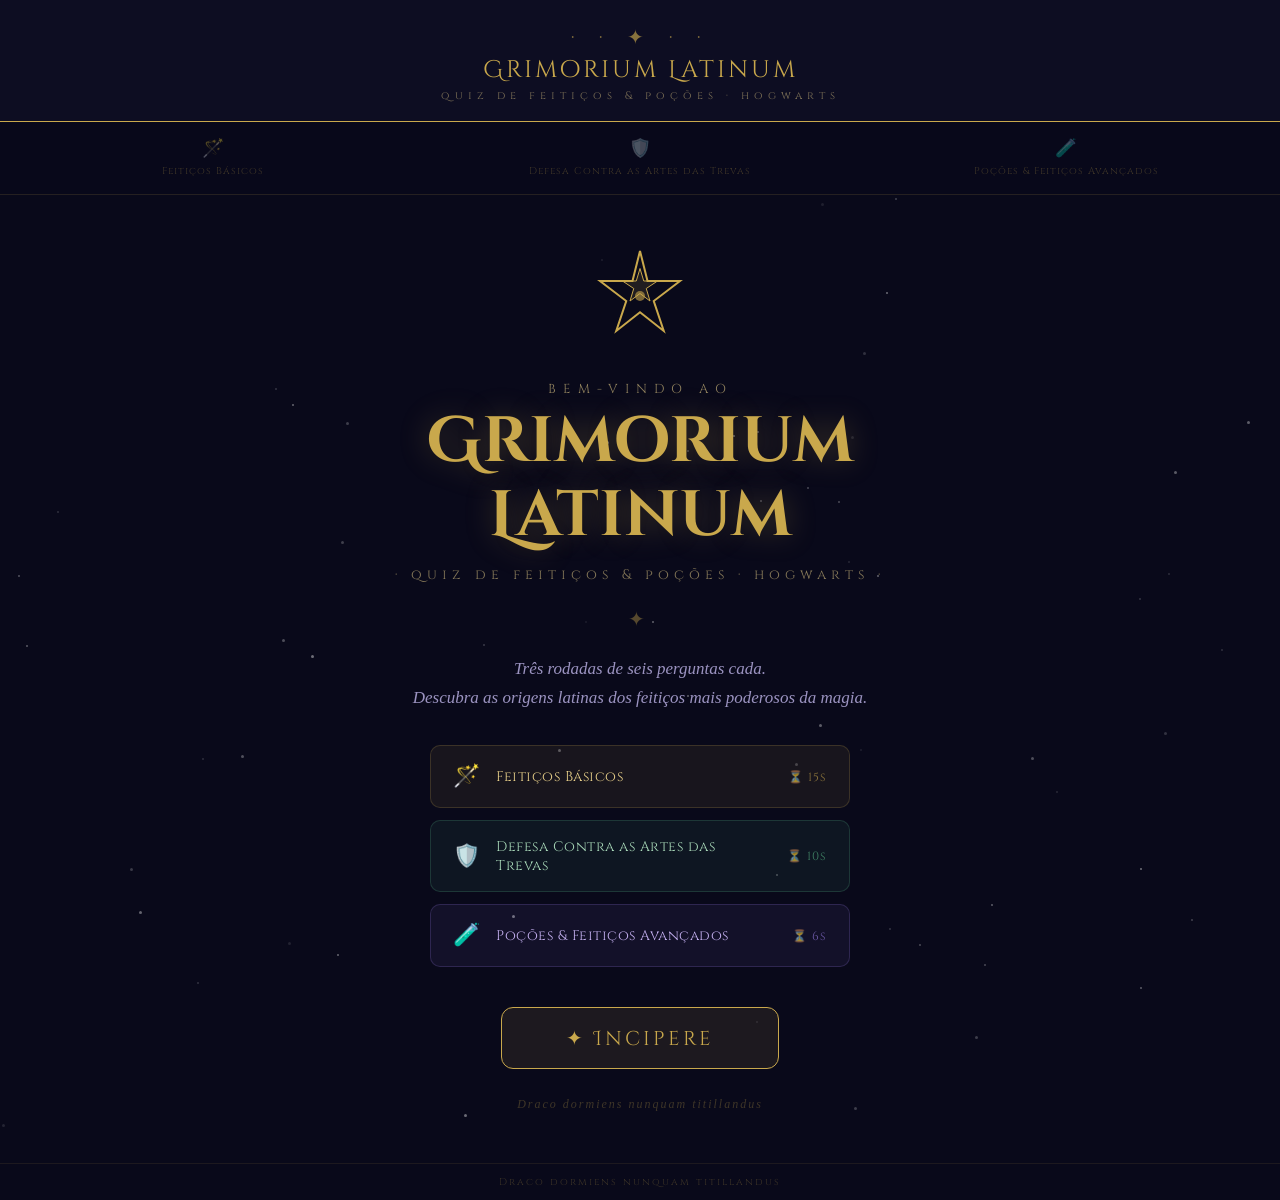
<file: index.html>
<!DOCTYPE html>
<html lang="pt-BR">
<head>
<meta charset="UTF-8"/>
<meta name="viewport" content="width=device-width, initial-scale=1.0"/>
<title>Grimorium Latinum — Quiz de Feitiços</title>
<link rel="preconnect" href="https://fonts.googleapis.com"/>
<link rel="preconnect" href="https://fonts.gstatic.com" crossorigin/>
<link href="https://fonts.googleapis.com/css2?family=Cinzel:wght@400;500;700&family=Cinzel+Decorative:wght@400;700&display=swap" rel="stylesheet"/>
<style>
*{box-sizing:border-box;margin:0;padding:0;}
:root{
  --gold:#c9a84c;--gold-light:#e8d08a;--gold-dim:rgba(201,168,76,0.22);--gold-faint:rgba(201,168,76,0.08);
  --bg-deep:#09091a;--bg-mid:#0d0d22;--text-bright:#ede8ff;--text-muted:#9b93c0;
  --green:#5dbf8a;--green-faint:rgba(91,191,138,0.07);--green-dim:rgba(91,191,138,0.18);
  --purple:#9b7fe8;--purple-faint:rgba(155,127,232,0.07);--purple-dim:rgba(155,127,232,0.18);
}
html,body{height:100%;width:100%;background:var(--bg-deep);}
#hp{background:var(--bg-deep);font-family:'Cinzel',Georgia,serif;position:relative;overflow:hidden;display:flex;flex-direction:column;min-height:100vh;width:100%;}
.stars{position:absolute;inset:0;pointer-events:none;overflow:hidden;}

/* ── HEADER ── */
.header{background:var(--bg-mid);border-bottom:1.5px solid var(--gold);padding:clamp(12px,2.5vw,24px) clamp(16px,5vw,60px) clamp(10px,2vw,18px);text-align:center;position:relative;z-index:1;flex-shrink:0;}
.header-crown{font-size:clamp(13px,2vw,20px);color:var(--gold);opacity:.65;letter-spacing:clamp(4px,1.2vw,10px);display:block;margin-bottom:3px;}
.header-title{font-family:'Cinzel Decorative',serif;font-size:clamp(14px,2.8vw,24px);color:var(--gold);letter-spacing:clamp(1px,0.5vw,3px);display:block;margin-bottom:2px;}
.header-sub{font-size:clamp(8px,1.1vw,11px);color:var(--gold-light);letter-spacing:clamp(2px,0.8vw,5px);opacity:.5;display:block;}

/* ── ROUND TABS ── */
.round-tabs{display:flex;position:relative;z-index:1;flex-shrink:0;border-bottom:1px solid rgba(201,168,76,.15);background:#08081a;}
.rtab{flex:1;padding:clamp(8px,1.5vw,14px) 4px;text-align:center;font-family:'Cinzel',serif;font-size:clamp(9px,1.1vw,12px);letter-spacing:1px;color:rgba(201,168,76,.35);border-bottom:2px solid transparent;transition:color .3s,border-color .3s;cursor:default;display:flex;flex-direction:column;align-items:center;gap:3px;}
.rtab.done{color:rgba(201,168,76,.55);}
.rtab.active{color:var(--gold);border-bottom-color:var(--gold);}
.rtab.active.r2{color:var(--green);border-bottom-color:var(--green);}
.rtab.active.r3{color:var(--purple);border-bottom-color:var(--purple);}
.rtab.done.r2{color:rgba(91,191,138,.45);}
.rtab.done.r3{color:rgba(155,127,232,.45);}
.rtab-icon{font-size:clamp(13px,1.8vw,18px);}
.rtab-label{font-size:clamp(7px,0.9vw,10px);letter-spacing:1px;opacity:.8;}

/* ── META BAR ── */
.meta-bar{display:flex;align-items:center;justify-content:space-between;padding:clamp(6px,1.1vw,11px) clamp(16px,5vw,60px);background:#08081a;border-bottom:1px solid rgba(201,168,76,.1);position:relative;z-index:1;flex-shrink:0;}
.meta-q{font-size:clamp(10px,1.3vw,13px);letter-spacing:1px;opacity:.85;display:flex;align-items:center;gap:6px;}
.meta-q.r1{color:#b8a8e8;}.meta-q.r2{color:#a8d8b8;}.meta-q.r3{color:#c4b0f0;}
.meta-s{font-size:clamp(11px,1.4vw,14px);color:var(--gold);letter-spacing:1px;}

/* ── PROGRESS ── */
.progress-bg{height:3px;background:rgba(201,168,76,.1);flex-shrink:0;position:relative;z-index:1;}
.progress-fill{height:3px;transition:width .5s ease;}
.progress-fill.r1{background:var(--gold);}
.progress-fill.r2{background:var(--green);}
.progress-fill.r3{background:var(--purple);}

/* ── TIMER ── */
.timer-bar-wrap{height:4px;background:rgba(255,255,255,.06);flex-shrink:0;position:relative;z-index:1;}
.timer-bar{height:4px;transition:width 1s linear,background .5s;}
.timer-bar.r1{background:var(--gold);}.timer-bar.r2{background:var(--green);}.timer-bar.r3{background:var(--purple);}
.timer-bar.warn{background:#e07a30!important;}.timer-bar.danger{background:#d05050!important;}
.timer-row{display:flex;align-items:center;justify-content:center;gap:clamp(6px,1vw,12px);padding:clamp(5px,.9vw,9px) clamp(16px,5vw,60px);background:#08081a;border-bottom:1px solid rgba(201,168,76,.08);flex-shrink:0;position:relative;z-index:1;}
.timer-icon{font-size:clamp(13px,1.6vw,17px);}
.timer-digits{font-family:'Cinzel',serif;font-size:clamp(14px,2vw,20px);font-weight:700;letter-spacing:2px;min-width:2ch;text-align:center;transition:color .3s;}
.timer-digits.r1{color:var(--gold);}.timer-digits.r2{color:var(--green);}.timer-digits.r3{color:var(--purple);}
.timer-digits.warn{color:#e07a30!important;}.timer-digits.danger{color:#d05050!important;}
.timer-label{font-size:clamp(8px,1vw,10px);letter-spacing:2px;color:var(--text-muted);opacity:.6;text-transform:uppercase;}

/* ── TIMEOUT FLASH ── */
@keyframes flashRed{0%{opacity:.35}50%{opacity:0}100%{opacity:0}}
.timeout-flash{position:absolute;inset:0;background:#d05050;pointer-events:none;animation:flashRed .6s ease forwards;z-index:10;}

/* ── ROUND TRANSITION OVERLAY ── */
.round-transition{
  position:fixed;inset:0;z-index:100;
  display:flex;flex-direction:column;align-items:center;justify-content:center;
  background:var(--bg-deep);
  opacity:0;pointer-events:none;
  transition:opacity .35s ease;
}
.round-transition.visible{opacity:1;pointer-events:all;}
.rt-ornament{font-size:clamp(22px,4vw,40px);letter-spacing:10px;margin-bottom:clamp(10px,2vw,20px);}
.rt-label{font-size:clamp(9px,1.2vw,13px);letter-spacing:clamp(3px,1vw,7px);text-transform:uppercase;margin-bottom:clamp(8px,1.5vw,16px);opacity:.6;}
.rt-name{font-family:'Cinzel Decorative',serif;font-size:clamp(22px,5vw,52px);line-height:1.2;margin-bottom:clamp(10px,2vw,20px);text-align:center;}
.rt-time{font-family:'Cinzel',serif;font-size:clamp(11px,1.4vw,15px);letter-spacing:3px;opacity:.6;margin-bottom:clamp(16px,3vw,32px);}
.rt-pip-row{display:flex;gap:clamp(6px,1.2vw,12px);}
.rt-pip{width:clamp(8px,1.2vw,12px);height:clamp(8px,1.2vw,12px);border-radius:50%;background:rgba(255,255,255,.15);}
.rt-pip.active{background:var(--gold);}
.rt-pip.active.r2{background:var(--green);}
.rt-pip.active.r3{background:var(--purple);}
.rt-pip.done{background:rgba(255,255,255,.4);}
/* color variants */
.rt-ornament.r1{color:var(--gold);} .rt-ornament.r2{color:var(--green);} .rt-ornament.r3{color:var(--purple);}
.rt-label.r1{color:var(--gold-light);} .rt-label.r2{color:#a8d8b8;} .rt-label.r3{color:#c4b0f0;}
.rt-name.r1{color:var(--gold);} .rt-name.r2{color:var(--green);} .rt-name.r3{color:var(--purple);}
.rt-time.r1{color:var(--gold-light);} .rt-time.r2{color:#a8d8b8;} .rt-time.r3{color:#c4b0f0;}
@keyframes rtPulse{0%,100%{transform:scale(1);}50%{transform:scale(1.06);}}
.rt-name{animation:rtPulse 1.6s ease-in-out infinite;}

/* ── BODY ── */
.body{padding:clamp(14px,2.5vw,44px) clamp(16px,8vw,120px);position:relative;z-index:1;flex:1;display:flex;flex-direction:column;}

/* ── SPELL BOX ── */
.spell-box{text-align:center;padding:clamp(12px,2vw,26px) clamp(12px,4vw,48px);margin-bottom:clamp(10px,1.8vw,22px);border:1px solid rgba(201,168,76,.18);border-radius:14px;position:relative;}
.spell-box::before,.spell-box::after{content:'✦';position:absolute;top:50%;transform:translateY(-50%);font-size:clamp(10px,1.3vw,15px);opacity:.28;}
.spell-box::before{left:clamp(10px,2vw,20px);}.spell-box::after{right:clamp(10px,2vw,20px);}
.spell-box.r1{background:var(--gold-faint);}
.spell-box.r1::before,.spell-box.r1::after{color:var(--gold);}
.spell-box.r2{background:var(--green-faint);border-color:rgba(91,191,138,.2);}
.spell-box.r2::before,.spell-box.r2::after{color:var(--green);}
.spell-box.r3{background:var(--purple-faint);border-color:rgba(155,127,232,.2);}
.spell-box.r3::before,.spell-box.r3::after{color:var(--purple);}
.spell-lbl{font-size:clamp(7px,.9vw,10px);letter-spacing:clamp(2px,.8vw,5px);opacity:.55;margin-bottom:5px;display:block;text-transform:uppercase;}
.spell-lbl.r1{color:var(--gold-light);}.spell-lbl.r2{color:#a8d8b8;}.spell-lbl.r3{color:#c4b0f0;}
.spell-name{font-family:'Cinzel Decorative',serif;font-size:clamp(18px,4vw,40px);display:block;}
.spell-name.r1{color:var(--gold);}.spell-name.r2{color:var(--green);}.spell-name.r3{color:var(--purple);}

/* ── QUESTION ── */
.q-text{font-family:Georgia,serif;font-size:clamp(13px,1.7vw,17px);color:var(--text-muted);text-align:center;line-height:1.7;margin-bottom:clamp(10px,1.8vw,22px);font-style:italic;}

/* ── OPTIONS ── */
.opts{display:flex;flex-direction:column;gap:clamp(6px,1.1vw,11px);margin-bottom:clamp(6px,1.2vw,14px);}
.opt{border-radius:10px;padding:clamp(11px,1.6vw,17px) clamp(14px,2.5vw,24px);text-align:left;cursor:pointer;font-family:Georgia,serif;font-size:clamp(13px,1.6vw,16px);color:var(--text-bright);display:flex;align-items:center;gap:clamp(10px,1.5vw,16px);width:100%;min-height:clamp(44px,5.5vw,56px);transition:background .15s,border-color .15s;border:1px solid;}
.opt.r1{background:var(--gold-faint);border-color:rgba(201,168,76,.18);}
.opt.r1:hover:not(:disabled){background:var(--gold-dim);border-color:rgba(201,168,76,.45);}
.opt.r2{background:var(--green-faint);border-color:rgba(91,191,138,.15);}
.opt.r2:hover:not(:disabled){background:var(--green-dim);border-color:rgba(91,191,138,.4);}
.opt.r3{background:var(--purple-faint);border-color:rgba(155,127,232,.15);}
.opt.r3:hover:not(:disabled){background:var(--purple-dim);border-color:rgba(155,127,232,.4);}
.opt:disabled{cursor:default;}
.opt.correct{background:rgba(76,175,112,.18)!important;border-color:#4caf70!important;color:#a8e6bd!important;}
.opt.correct .opt-ltr{border-color:#4caf70!important;color:#a8e6bd!important;}
.opt.wrong{background:rgba(208,80,80,.18)!important;border-color:#d05050!important;color:#f4aaaa!important;}
.opt.wrong .opt-ltr{border-color:#d05050!important;color:#f4aaaa!important;}
.opt-ltr{display:inline-flex;align-items:center;justify-content:center;width:clamp(22px,2.8vw,28px);height:clamp(22px,2.8vw,28px);min-width:clamp(22px,2.8vw,28px);border:1px solid;border-radius:5px;font-size:clamp(10px,1.1vw,12px);font-family:'Cinzel',serif;flex-shrink:0;}
.opt-ltr.r1{border-color:rgba(201,168,76,.3);color:var(--gold);}
.opt-ltr.r2{border-color:rgba(91,191,138,.3);color:var(--green);}
.opt-ltr.r3{border-color:rgba(155,127,232,.3);color:var(--purple);}

/* ── FEEDBACK ── */
.feedback{display:none;background:rgba(8,8,24,.85);border:1px solid rgba(201,168,76,.18);border-radius:10px;padding:clamp(10px,1.6vw,17px) clamp(14px,2.5vw,22px);margin-top:8px;}
.feedback.r2{border-color:rgba(91,191,138,.18);}.feedback.r3{border-color:rgba(155,127,232,.18);}
.fb-verdict{font-size:clamp(11px,1.3vw,13px);font-family:'Cinzel',serif;letter-spacing:1px;margin-bottom:5px;}
.fb-verdict.ok{color:#4caf70;}.fb-verdict.fail{color:#d05050;}.fb-verdict.timeout{color:#e07a30;}
.fb-text{font-family:Georgia,serif;font-size:clamp(12px,1.4vw,14px);color:var(--text-muted);line-height:1.65;font-style:italic;}

/* ── NEXT BTN ── */
.next-wrap{display:none;margin-top:clamp(9px,1.6vw,16px);}
.divider{text-align:center;font-size:11px;color:var(--gold);opacity:.25;letter-spacing:6px;margin-bottom:clamp(7px,1.1vw,13px);}
.next-btn{width:100%;min-height:clamp(44px,5.2vw,54px);border-radius:10px;font-family:'Cinzel',serif;font-size:clamp(11px,1.4vw,14px);letter-spacing:1px;cursor:pointer;transition:background .15s;border:1px solid;}
.next-btn.r1{background:rgba(201,168,76,.09);border-color:var(--gold);color:var(--gold);}
.next-btn.r1:hover{background:var(--gold-dim);}
.next-btn.r2{background:rgba(91,191,138,.09);border-color:var(--green);color:var(--green);}
.next-btn.r2:hover{background:var(--green-dim);}
.next-btn.r3{background:rgba(155,127,232,.09);border-color:var(--purple);color:var(--purple);}
.next-btn.r3:hover{background:var(--purple-dim);}

/* ── ROUND RESULT ── */
.rr-body{display:flex;flex-direction:column;align-items:center;justify-content:center;padding:clamp(20px,4vw,56px) clamp(16px,8vw,120px);flex:1;text-align:center;}
.rr-icon{font-size:clamp(40px,7vw,72px);display:block;margin-bottom:10px;}
.rr-title{font-family:'Cinzel Decorative',serif;font-size:clamp(13px,2vw,20px);margin-bottom:6px;display:block;}
.rr-title.r1{color:var(--gold);}.rr-title.r2{color:var(--green);}.rr-title.r3{color:var(--purple);}
.rr-score{font-family:'Cinzel Decorative',serif;font-size:clamp(40px,7.5vw,76px);color:var(--gold);display:block;margin-bottom:4px;}
.rr-of{font-size:clamp(9px,1vw,11px);letter-spacing:4px;color:var(--gold-light);opacity:.55;display:block;margin-bottom:16px;text-transform:uppercase;}
.rr-stars{font-size:clamp(17px,2.8vw,26px);letter-spacing:5px;opacity:.8;display:block;margin-bottom:16px;}
.rr-stars.r1{color:var(--gold);}.rr-stars.r2{color:var(--green);}.rr-stars.r3{color:var(--purple);}
.rr-msg{font-family:Georgia,serif;font-style:italic;font-size:clamp(13px,1.6vw,16px);color:var(--text-muted);margin-bottom:clamp(18px,2.5vw,30px);max-width:420px;line-height:1.6;}
.rr-next{min-height:clamp(44px,5.2vw,54px);padding:0 clamp(22px,3.5vw,44px);border-radius:10px;font-family:'Cinzel',serif;font-size:clamp(12px,1.4vw,15px);letter-spacing:1px;cursor:pointer;transition:background .15s;border:1px solid;}
.rr-next.r1{background:var(--gold-faint);border-color:var(--gold);color:var(--gold);}
.rr-next.r1:hover{background:var(--gold-dim);}
.rr-next.r2{background:var(--green-faint);border-color:var(--green);color:var(--green);}
.rr-next.r2:hover{background:var(--green-dim);}
.rr-next.r3{background:var(--purple-faint);border-color:var(--purple);color:var(--purple);}
.rr-next.r3:hover{background:var(--purple-dim);}

/* ── FINAL RESULT ── */
.fr-body{display:flex;flex-direction:column;align-items:center;justify-content:center;padding:clamp(20px,4vw,56px) clamp(16px,8vw,120px);flex:1;text-align:center;}
.fr-icon{font-size:clamp(44px,8vw,80px);display:block;margin-bottom:8px;}
.fr-title{font-family:'Cinzel Decorative',serif;font-size:clamp(11px,1.5vw,16px);color:var(--gold-light);opacity:.6;letter-spacing:3px;display:block;margin-bottom:4px;text-transform:uppercase;}
.fr-score{font-family:'Cinzel Decorative',serif;font-size:clamp(44px,8.5vw,84px);color:var(--gold);display:block;margin-bottom:4px;}
.fr-of{font-size:clamp(9px,1vw,11px);letter-spacing:4px;color:var(--gold-light);opacity:.55;display:block;margin-bottom:14px;text-transform:uppercase;}
.fr-stars{color:var(--gold);font-size:clamp(17px,2.8vw,26px);letter-spacing:6px;opacity:.8;display:block;margin-bottom:14px;}
.fr-rank{display:inline-block;border:1px solid var(--gold);border-radius:10px;padding:clamp(8px,1.4vw,13px) clamp(16px,2.8vw,30px);font-size:clamp(12px,1.5vw,15px);color:var(--gold-light);background:var(--gold-faint);margin-bottom:clamp(10px,1.5vw,18px);font-family:Georgia,serif;font-style:italic;}
.fr-breakdown{display:flex;gap:clamp(8px,1.5vw,16px);margin-bottom:clamp(18px,2.5vw,30px);justify-content:center;flex-wrap:wrap;}
.fr-pill{font-size:clamp(11px,1.3vw,13px);padding:6px 14px;border-radius:8px;font-family:'Cinzel',serif;letter-spacing:.5px;}
.fr-pill.r1{background:var(--gold-faint);border:1px solid rgba(201,168,76,.3);color:var(--gold);}
.fr-pill.r2{background:var(--green-faint);border:1px solid rgba(91,191,138,.3);color:var(--green);}
.fr-pill.r3{background:var(--purple-faint);border:1px solid rgba(155,127,232,.3);color:var(--purple);}
.restart-btn{min-height:clamp(44px,5.2vw,54px);padding:0 clamp(22px,3.5vw,44px);background:var(--gold-faint);border:1px solid var(--gold);border-radius:10px;font-family:'Cinzel',serif;font-size:clamp(12px,1.4vw,15px);letter-spacing:1px;color:var(--gold);cursor:pointer;transition:background .15s;}
.restart-btn:hover{background:var(--gold-dim);}

/* ── FOOTER ── */
.footer{border-top:1px solid rgba(201,168,76,.1);padding:clamp(6px,1vw,11px);text-align:center;font-size:clamp(8px,1vw,10px);color:rgba(201,168,76,.25);letter-spacing:2px;position:relative;z-index:1;flex-shrink:0;}

/* ── INTRO ── */
.intro-body{display:flex;flex-direction:column;align-items:center;justify-content:center;padding:clamp(20px,4vw,56px) clamp(16px,8vw,120px);flex:1;text-align:center;position:relative;z-index:1;}
.intro-crest{margin-bottom:clamp(14px,2.5vw,28px);}
.crest-svg{width:clamp(60px,10vw,100px);height:clamp(60px,10vw,100px);}
@keyframes crestPulse{0%,100%{filter:drop-shadow(0 0 10px rgba(201,168,76,0.3));}50%{filter:drop-shadow(0 0 22px rgba(201,168,76,0.65));}}
.crest-svg{animation:crestPulse 3s ease-in-out infinite;}
.intro-pretitle{font-size:clamp(9px,1.2vw,13px);letter-spacing:clamp(3px,1vw,7px);color:var(--gold-light);opacity:.6;text-transform:uppercase;display:block;margin-bottom:8px;}
.intro-title{font-family:'Cinzel Decorative',serif;font-size:clamp(28px,6.5vw,64px);color:var(--gold);line-height:1.15;margin-bottom:clamp(6px,1vw,12px);text-shadow:0 0 30px rgba(201,168,76,0.3);}
.intro-subtitle{font-size:clamp(10px,1.3vw,14px);color:var(--gold-light);letter-spacing:clamp(2px,0.8vw,5px);opacity:.55;display:block;margin-bottom:clamp(12px,2vw,22px);}
.intro-divider{color:var(--gold);font-size:clamp(14px,2vw,20px);opacity:.4;margin-bottom:clamp(12px,2vw,22px);letter-spacing:8px;}
.intro-desc{font-family:Georgia,serif;font-style:italic;font-size:clamp(13px,1.6vw,17px);color:var(--text-muted);line-height:1.7;margin-bottom:clamp(18px,2.8vw,32px);max-width:480px;}
.intro-rounds{display:flex;flex-direction:column;gap:clamp(7px,1.2vw,12px);width:100%;max-width:420px;margin-bottom:clamp(22px,3.5vw,40px);}
.intro-round{display:flex;align-items:center;gap:clamp(10px,1.5vw,16px);padding:clamp(10px,1.6vw,16px) clamp(14px,2.5vw,22px);border-radius:10px;border:1px solid;}
.intro-round.r1{background:var(--gold-faint);border-color:rgba(201,168,76,.2);}
.intro-round.r2{background:var(--green-faint);border-color:rgba(91,191,138,.2);}
.intro-round.r3{background:var(--purple-faint);border-color:rgba(155,127,232,.2);}
.ir-icon{font-size:clamp(16px,2.2vw,22px);}
.ir-name{flex:1;text-align:left;font-family:'Cinzel',serif;font-size:clamp(11px,1.4vw,14px);letter-spacing:.5px;}
.intro-round.r1 .ir-name{color:var(--gold-light);}
.intro-round.r2 .ir-name{color:#a8d8b8;}
.intro-round.r3 .ir-name{color:#c4b0f0;}
.ir-time{font-size:clamp(10px,1.2vw,12px);letter-spacing:1px;opacity:.65;font-family:'Cinzel',serif;white-space:nowrap;}
.intro-round.r1 .ir-time{color:var(--gold);}
.intro-round.r2 .ir-time{color:var(--green);}
.intro-round.r3 .ir-time{color:var(--purple);}
@keyframes incipereGlow{0%,100%{box-shadow:0 0 12px rgba(201,168,76,0.25);}50%{box-shadow:0 0 28px rgba(201,168,76,0.55);}}
.incipere-btn{min-height:clamp(48px,6vw,62px);padding:0 clamp(32px,6vw,64px);background:rgba(201,168,76,0.1);border:1.5px solid var(--gold);border-radius:12px;font-family:'Cinzel Decorative',serif;font-size:clamp(14px,2vw,20px);letter-spacing:clamp(1px,0.5vw,3px);color:var(--gold);cursor:pointer;transition:background .2s,transform .15s;animation:incipereGlow 2.5s ease-in-out infinite;margin-bottom:clamp(16px,2.5vw,28px);}
.incipere-btn:hover{background:rgba(201,168,76,0.22);transform:scale(1.03);}
.incipere-btn:active{transform:scale(0.98);}
.intro-motto{font-family:Georgia,serif;font-style:italic;font-size:clamp(9px,1.1vw,12px);color:rgba(201,168,76,.28);letter-spacing:2px;}
</style>
</head>
<body>
<div id="hp">
  <div class="stars" id="sw"></div>
  <!-- Round transition overlay -->
  <div class="round-transition" id="rt-overlay">
    <div class="rt-ornament" id="rt-ornament">· ✦ ·</div>
    <div class="rt-label" id="rt-label">Rodada</div>
    <div class="rt-name" id="rt-name"></div>
    <div class="rt-time" id="rt-time"></div>
    <div class="rt-pip-row" id="rt-pips"></div>
  </div>
  <div class="header">
    <span class="header-crown">· · ✦ · ·</span>
    <span class="header-title">Grimorium Latinum</span>
    <span class="header-sub">quiz de feitiços &amp; poções · hogwarts</span>
  </div>
  <div class="round-tabs" id="rtabs"></div>
  <div id="qc" style="display:contents;"></div>
  <div class="footer">Draco dormiens nunquam titillandus</div>
</div>
<script>
(function(){
  /* ── STARS ── */
  var sw=document.getElementById('sw');
  for(var i=0;i<70;i++){var s=document.createElement('div');var sz=Math.random()>.7?3:2;s.style.cssText='position:absolute;border-radius:50%;background:#fff;left:'+Math.random()*100+'%;top:'+Math.random()*100+'%;width:'+sz+'px;height:'+sz+'px;opacity:'+((Math.random()*.35+.08).toFixed(2));sw.appendChild(s);}

  /* ── DATA ── */
  var ROUNDS=[
    {
      id:'r1',icon:'🪄',label:'Feitiços Básicos',qicon:'🪄',time:15,num:1,
      questions:[
        {spell:'Oppugno',       q:'O que significa o verbo "oppugno"?',                                          opts:['Defender','Atacar','Esconder','Amaldiçoar'],                    a:1,exp:'"Oppugno" significa atacar, assaltar, sitiar. O feitiço faz objetos ou criaturas investirem contra um alvo.'},
        {spell:'Ascendio',      q:'Qual o significado direto de "ascendo" no latim?',                            opts:['Cair lentamente','Flutuar','Subir','Desaparecer'],              a:2,exp:'"Ascendo" significa subir ou elevar-se. O feitiço lança o conjurador para o alto.'},
        {spell:'Accio',         q:'O feitiço Accio vem do latim accio, accire. O que esse verbo significa?',    opts:['Chamar','Empurrar','Congelar','Partir'],                        a:0,exp:'"Accio" significa chamar, convocar, fazer vir a si. O feitiço traz objetos ao encontro do conjurador.'},
        {spell:'Nox',           q:'A palavra Nox em latim significa:',                                           opts:['Luz','Sombra','Noite','Estrela'],                              a:2,exp:'"Nox" significa noite, e em sentido figurado também trevas. É o oposto a Lumos, apaga a luz da varinha.'},
        {spell:'Lumos',         q:'Lumos é derivado de lumen. O que essa raiz indica?',                          opts:['Fogo','Claridade, luz','Calor intenso','Relâmpago'],            a:1,exp:'"Lumen" significa luz e claridade. O feitiço acende uma pequena luz na ponta da varinha.'},
        {spell:'Protego',       q:'O verbo "protego" tem qual significado original?',                            opts:['Atacar','Proteger','Revelar','Transformar'],                   a:1,exp:'"Protego" significa proteger ou abrigar. O feitiço cria um escudo que protege de ataques mágicos.'}
      ]
    },
    {
      id:'r2',icon:'🛡️',label:'Defesa Contra as Artes das Trevas',qicon:'🛡️',time:10,num:2,
      questions:[
        {spell:'Imperius',         q:'Imperius vem de impero, imperare. Qual é o sentido desse verbo?',                                opts:['Servir','Comandar','Suplicar','Ignorar'],                              a:1,exp:'"Impero" significa comandar, exercer o poder, ordenar. A Maldição Imperius coloca a vítima sob total controle do conjurador.'},
        {spell:'Cruciatus',        q:'Qual o significado da palavra cruciatus?',                                                       opts:['Acalmar a dor','Torturar','Esconder','Adormecer'],                    a:1,exp:'"Cruciatus" significa torturar e atormentar. A maldição submete quem for atingido a uma dor excruciante.'},
        {spell:'Oculus Reparo',    q:'A palavra "Reparo" significa restaurar. Já a palavra "Oculus" quer dizer:',                      opts:['Visão','Olho','Luz','Vidro'],                                         a:1,exp:'"Oculus" significa olho. "Reparo" significa restaurar, consertar. Hermione usa o feitiço para consertar os óculos de Harry logo ao conhecê-lo.'},
        {spell:'Expecto Patronum', q:'A palavra Patronum deriva de patronus. Qual o significado original?',                            opts:['Protetor','Pai','Espírito','Escudo'],                                 a:0,exp:'"Patronus" significa aquele que defende, protetor. O Feitiço do Patrono serve para afastar os Dementadores.'},
        {spell:'Obliviate',        q:'O feitiço Obliviate vem da raiz oblivio. O que essa palavra significa?',                         opts:['Memória perfeita','Esquecimento','Sono profundo','Confusão mental'], a:1,exp:'"Oblivio" significa esquecimento. O feitiço apaga memórias específicas da mente da vítima.'},
        {spell:'Cave Inimicum',    q:'"Cave" vem do verbo caveo, cavere. A tradução deste feitiço é:',                                 opts:['Atacar o inimigo','Fugir do inimigo','Guardar-se do inimigo','Chamar o adversário'],a:2,exp:'"Caveo" significa ter cautela, guardar-se. "Inimicus" é o inimigo pessoal. O feitiço cria uma barreira de proteção.'}
      ]
    },
    {
      id:'r3',icon:'🧪',label:'Poções & Feitiços Avançados',qicon:'🧪',time:6,num:3,
      questions:[
        {spell:'Vera Verto',    q:'A palavra "Verto" (em Vera Verto) significa?',                                                   opts:['Transformar','Verdadeiro','Mostrar a verdade','Desfazer um feitiço'],                           a:0,exp:'"Verto" significa virar, girar e transformar. O feitiço transforma animais em taças d\'água.'},
        {spell:'Impedimenta',   q:'O feitiço Impedimenta vem de impedimentum. O que essa palavra significa originalmente?',          opts:['Passagem livre','Obstáculo','Velocidade máxima','Proteção invisível'],                           a:1,exp:'"Impedimentum" indica um obstáculo ou dificuldade. É uma azaração que derruba ou retarda o alvo.'},
        {spell:'Veritaserum',   q:'A poção Veritaserum mistura veritas + serum. O que veritas significa?',                          opts:['Mentira','Soro','Verdade','Confissão forçada'],                                                  a:2,exp:'"Veritas" significa verdade e realidade. "Serum" é soro. A poção força quem a bebe a dizer apenas a verdade.'},
        {spell:'Felix Felicis', q:'"Felix" e "Felicis" vêm da mesma raiz. Qual é o significado central?',                          opts:['Sorte, felicidade','Poção mágica','Destino inevitável','Coragem líquida'],                        a:0,exp:'"Felix" significa feliz e afortunado. Conhecida como Sorte Líquida, a poção garante sucesso em tudo que o usuário fizer.'},
        {spell:'Volubilis',     q:'"Volubilis" vem do verbo volvo, volvere. Que ideia essa raiz carrega?',                          opts:['Mudar','Enrolar','Silenciar','Repetir'],                                                         a:1,exp:'"Volubilis" também é um adjetivo do latim, que significa enrolado ou algo que rola, pode se referir também à fala fluente ou rápida. A poção altera temporariamente a voz do usuário.'},
        {spell:'Expelliarmus',  q:'O feitiço Expelliarmus é formado por expello + arma. Qual o significado?',                       opts:['Defender-se com armas','Afastar as armas, desarmar','Quebrar o escudo inimigo','Lançar feitiço sem varinha'],a:1,exp:'"Expello" significa expulsar, afastar. "Arma" são as armas. Juntos formam o sentido de desarmar ou afastar as armas do oponente. É o feitiço desarmador mais famoso de Harry Potter.'}
      ]
    }
  ];

  var letters=['A','B','C','D'];
  var roundIdx=0,qIdx=0,answered=false,scores=[0,0,0];
  var timerInterval=null,timerLeft=0,timerTotal=0;

  /* ── TIMER ── */
  function stopTimer(){if(timerInterval){clearInterval(timerInterval);timerInterval=null;}}
  function startTimer(secs,rid){
    stopTimer();timerLeft=secs;timerTotal=secs;updateTimerUI(rid);
    timerInterval=setInterval(function(){timerLeft--;updateTimerUI(rid);if(timerLeft<=0){stopTimer();onTimeout(rid);}},1000);
  }
  function updateTimerUI(rid){
    var bar=document.getElementById('tbar'),digits=document.getElementById('tdigits');
    if(!bar||!digits)return;
    bar.style.width=(timerLeft/timerTotal)*100+'%';
    digits.textContent=timerLeft;
    bar.className='timer-bar '+rid;digits.className='timer-digits '+rid;
    if(timerLeft<=3&&timerTotal>=6){bar.classList.add('danger');digits.classList.add('danger');}
    else if(timerLeft<=Math.ceil(timerTotal*0.4)){bar.classList.add('warn');digits.classList.add('warn');}
  }
  function onTimeout(rid){
    if(answered)return;answered=true;
    var flash=document.createElement('div');flash.className='timeout-flash';document.getElementById('hp').appendChild(flash);
    setTimeout(function(){if(flash.parentNode)flash.parentNode.removeChild(flash);},600);
    var btns=document.querySelectorAll('.opt[data-i]');btns.forEach(function(b){b.disabled=true;});
    var q=ROUNDS[roundIdx].questions[qIdx];btns[q.a].classList.add('correct');
    var fb=document.getElementById('fb');fb.style.display='block';
    var fv=document.getElementById('fv');fv.className='fb-verdict timeout';fv.textContent='⏳ Tempo esgotado!';
    document.getElementById('ft').textContent=q.exp;document.getElementById('nw').style.display='block';
  }

  /* ── ROUND TRANSITION ── */
  function showRoundTransition(R, callback){
    var ov=document.getElementById('rt-overlay');
    var orn=document.getElementById('rt-ornament');
    var lbl=document.getElementById('rt-label');
    var nm=document.getElementById('rt-name');
    var tm=document.getElementById('rt-time');
    var pips=document.getElementById('rt-pips');
    orn.className='rt-ornament '+R.id;
    lbl.className='rt-label '+R.id;
    lbl.textContent='Rodada '+R.num+' de 3';
    nm.className='rt-name '+R.id;
    nm.textContent=R.icon+' '+R.label;
    tm.className='rt-time '+R.id;
    tm.textContent='⏳ '+R.time+' segundos por pergunta';
    pips.innerHTML=ROUNDS.map(function(r,i){
      var cls='rt-pip';
      if(i<roundIdx)cls+=' done';
      else if(i===roundIdx)cls+=' active '+R.id;
      return '<div class="'+cls+'"></div>';
    }).join('');
    ov.classList.add('visible');
    setTimeout(function(){
      ov.classList.remove('visible');
      setTimeout(callback,350);
    },2200);
  }

  /* ── TABS ── */
  function updateTabs(){
    var tabs=document.getElementById('rtabs');
    tabs.innerHTML=ROUNDS.map(function(r,i){
      var cls='rtab '+r.id;
      if(i<roundIdx)cls+=' done';
      else if(i===roundIdx)cls+=' active';
      return '<div class="'+cls+'"><span class="rtab-icon">'+r.icon+'</span><span class="rtab-label">'+r.label+'</span></div>';
    }).join('');
  }

  /* ── RENDER QUESTION ── */
  function renderQ(){
    updateTabs();
    var R=ROUNDS[roundIdx],q=R.questions[qIdx];
    var pct=Math.round((qIdx/R.questions.length)*100);
    document.getElementById('qc').innerHTML=
      '<div class="meta-bar">'+
        '<span class="meta-q '+R.id+'">'+R.qicon+' Pergunta '+(qIdx+1)+' de '+R.questions.length+'</span>'+
        '<span class="meta-s">✦ '+scores[roundIdx]+' acerto'+(scores[roundIdx]!==1?'s':'')+'</span>'+
      '</div>'+
      '<div class="progress-bg"><div class="progress-fill '+R.id+'" style="width:'+pct+'%"></div></div>'+
      '<div class="timer-bar-wrap"><div class="timer-bar '+R.id+'" id="tbar" style="width:100%"></div></div>'+
      '<div class="timer-row"><span class="timer-icon">⏳</span><span class="timer-digits '+R.id+'" id="tdigits">'+R.time+'</span><span class="timer-label">segundos</span></div>'+
      '<div class="body">'+
        '<div class="spell-box '+R.id+'">'+
          '<span class="spell-lbl '+R.id+'">Feitiço / Poção</span>'+
          '<span class="spell-name '+R.id+'">'+q.spell+'</span>'+
        '</div>'+
        '<p class="q-text">'+q.q+'</p>'+
        '<div class="opts">'+
          q.opts.map(function(o,i){return '<button class="opt '+R.id+'" data-i="'+i+'"><span class="opt-ltr '+R.id+'">'+letters[i]+'</span>'+o+'</button>';}).join('')+
        '</div>'+
        '<div class="feedback '+R.id+'" id="fb"><div class="fb-verdict" id="fv"></div><div class="fb-text" id="ft"></div></div>'+
        '<div class="next-wrap" id="nw"><div class="divider">· · ·</div>'+
          '<button class="next-btn '+R.id+'" id="nb">'+(qIdx+1<R.questions.length?'✦ Próxima pergunta':'✦ Ver resultado da rodada')+'</button>'+
        '</div>'+
      '</div>';
    document.querySelectorAll('.opt[data-i]').forEach(function(b){b.addEventListener('click',function(){pick(parseInt(b.dataset.i),q);});});
    document.getElementById('nb').addEventListener('click',function(){
      stopTimer();qIdx++;answered=false;
      if(qIdx>=ROUNDS[roundIdx].questions.length)renderRoundResult();else renderQ();
    });
    startTimer(R.time,R.id);
  }

  /* ── PICK ── */
  function pick(idx,q){
    if(answered)return;answered=true;stopTimer();
    var btns=document.querySelectorAll('.opt[data-i]');btns.forEach(function(b){b.disabled=true;});
    var ok=idx===q.a;if(ok)scores[roundIdx]++;
    btns[q.a].classList.add('correct');if(!ok)btns[idx].classList.add('wrong');
    document.getElementById('fb').style.display='block';
    var fv=document.getElementById('fv');fv.className='fb-verdict '+(ok?'ok':'fail');
    fv.textContent=ok?'✦ Correto, jovem bruxo!':'✗ Não foi desta vez...';
    document.getElementById('ft').textContent=q.exp;document.getElementById('nw').style.display='block';
    var bar=document.getElementById('tbar'),digits=document.getElementById('tdigits');
    if(bar)bar.style.transition='none';if(digits)digits.style.opacity='.4';
  }

  /* ── ROUND RESULT ── */
  function rrMsg(s,t,n){var p=s/t;if(p===1)return'Desempenho impecável em '+n+'!';if(p>=.67)return'Bom trabalho em '+n+'. Continue assim!';if(p>=.34)return'Estude mais os feitiços de '+n+'.';return'Revise os conteúdos de '+n+' antes de prosseguir.';}
  function rrStars(s,t){var p=s/t;if(p===1)return 5;if(p>=.67)return 4;if(p>=.5)return 3;if(p>=.34)return 2;return 1;}

  function renderRoundResult(){
    stopTimer();updateTabs();
    var R=ROUNDS[roundIdx],s=scores[roundIdx],total=R.questions.length;
    var st=rrStars(s,total),stars='★'.repeat(st)+'☆'.repeat(5-st);
    var icon=s===total?'🏆':s>=4?'⭐':s>=2?'📜':'🪄';
    var isLast=roundIdx===ROUNDS.length-1;
    document.getElementById('qc').innerHTML=
      '<div class="rr-body">'+
        '<span class="rr-icon">'+icon+'</span>'+
        '<span class="rr-title '+R.id+'">'+R.icon+' '+R.label+'</span>'+
        '<span class="rr-score">'+s+'/'+total+'</span>'+
        '<span class="rr-of">acertos nesta rodada</span>'+
        '<span class="rr-stars '+R.id+'">'+stars+'</span>'+
        '<p class="rr-msg">'+rrMsg(s,total,R.label)+'</p>'+
        '<button class="rr-next '+R.id+'" id="rrnext">'+(isLast?'✦ Ver resultado final':'✦ Próxima rodada')+'</button>'+
      '</div>';
    document.getElementById('rrnext').addEventListener('click',function(){
      if(isLast){renderFinal();}
      else{
        roundIdx++;qIdx=0;answered=false;
        showRoundTransition(ROUNDS[roundIdx],renderQ);
      }
    });
  }

  /* ── FINAL ── */
  function totalScore(){return scores[0]+scores[1]+scores[2];}
  function totalQ(){return ROUNDS[0].questions.length+ROUNDS[1].questions.length+ROUNDS[2].questions.length;}
  function finalRank(s,t){var p=s/t;if(p===1)return{text:'Nível Dumbledore — Sábio dos Sábios',stars:5};if(p>=.83)return{text:'Mago(a) de elite — Ordem da Fênix',stars:4};if(p>=.61)return{text:'Aprovado(a) em Defesa das Trevas',stars:3};if(p>=.39)return{text:'Precisa estudar mais em Hogwarts',stars:2};return{text:'Recomenda-se o Capítulo 1 novamente',stars:1};}

  function renderFinal(){
    stopTimer();updateTabs();
    var s=totalScore(),t=totalQ(),r=finalRank(s,t);
    var stars='★'.repeat(r.stars)+'☆'.repeat(5-r.stars);
    var pct=Math.round(s/t*100);
    var icon=pct===100?'🧙':pct>=70?'🦉':pct>=40?'📜':'🪄';
    document.getElementById('qc').innerHTML=
      '<div class="fr-body">'+
        '<span class="fr-icon">'+icon+'</span>'+
        '<span class="fr-title">Resultado Final</span>'+
        '<span class="fr-score">'+s+'/'+t+'</span>'+
        '<span class="fr-of">acertos · '+pct+'%</span>'+
        '<span class="fr-stars">'+stars+'</span>'+
        '<div class="fr-rank">'+r.text+'</div>'+
        '<div class="fr-breakdown">'+
          '<span class="fr-pill r1">🪄 R1: '+scores[0]+'/'+ROUNDS[0].questions.length+'</span>'+
          '<span class="fr-pill r2">🛡️ R2: '+scores[1]+'/'+ROUNDS[1].questions.length+'</span>'+
          '<span class="fr-pill r3">🧪 R3: '+scores[2]+'/'+ROUNDS[2].questions.length+'</span>'+
        '</div>'+
        '<button class="restart-btn" id="rbtn">↩ Recomeçar o ritual</button>'+
      '</div>';
    document.getElementById('rbtn').addEventListener('click',function(){
      roundIdx=0;qIdx=0;answered=false;scores=[0,0,0];
      renderIntro();
    });
  }

  /* ── INTRO ── */
  function renderIntro(){
    stopTimer();
    document.getElementById('rtabs').innerHTML=ROUNDS.map(function(r){
      return '<div class="rtab '+r.id+'"><span class="rtab-icon">'+r.icon+'</span><span class="rtab-label">'+r.label+'</span></div>';
    }).join('');
    document.getElementById('qc').innerHTML=
      '<div class="intro-body">'+
        '<div class="intro-crest">'+
          '<svg viewBox="0 0 80 80" fill="none" xmlns="http://www.w3.org/2000/svg" class="crest-svg">'+
            '<polygon points="40,4 46,28 72,28 51,44 59,68 40,53 21,68 29,44 8,28 34,28" fill="none" stroke="#c9a84c" stroke-width="1.6"/>'+
            '<polygon points="40,18 43,28 54,28 45,34 48,44 40,38 32,44 35,34 26,28 37,28" fill="rgba(201,168,76,0.12)" stroke="#c9a84c" stroke-width="0.8"/>'+
            '<circle cx="40" cy="40" r="4" fill="#c9a84c" opacity="0.6"/>'+
          '</svg>'+
        '</div>'+
        '<span class="intro-pretitle">Bem-vindo ao</span>'+
        '<h1 class="intro-title">Grimorium<br>Latinum</h1>'+
        '<p class="intro-subtitle">· quiz de feitiços &amp; poções · hogwarts ·</p>'+
        '<div class="intro-divider"><span>✦</span></div>'+
        '<p class="intro-desc">Três rodadas de seis perguntas cada.<br>Descubra as origens latinas dos feitiços mais poderosos da magia.</p>'+
        '<div class="intro-rounds">'+
          '<div class="intro-round r1"><span class="ir-icon">🪄</span><span class="ir-name">Feitiços Básicos</span><span class="ir-time">⏳ 15s</span></div>'+
          '<div class="intro-round r2"><span class="ir-icon">🛡️</span><span class="ir-name">Defesa Contra as Artes das Trevas</span><span class="ir-time">⏳ 10s</span></div>'+
          '<div class="intro-round r3"><span class="ir-icon">🧪</span><span class="ir-name">Poções &amp; Feitiços Avançados</span><span class="ir-time">⏳ 6s</span></div>'+
        '</div>'+
        '<button class="incipere-btn" id="incipere">✦ Incipere</button>'+
        '<p class="intro-motto">Draco dormiens nunquam titillandus</p>'+
      '</div>';
    document.getElementById('incipere').addEventListener('click',function(){
      roundIdx=0;qIdx=0;answered=false;scores=[0,0,0];
      showRoundTransition(ROUNDS[0],renderQ);
    });
  }

  renderIntro();
})();
</script>
</body>
</html>
</file>
